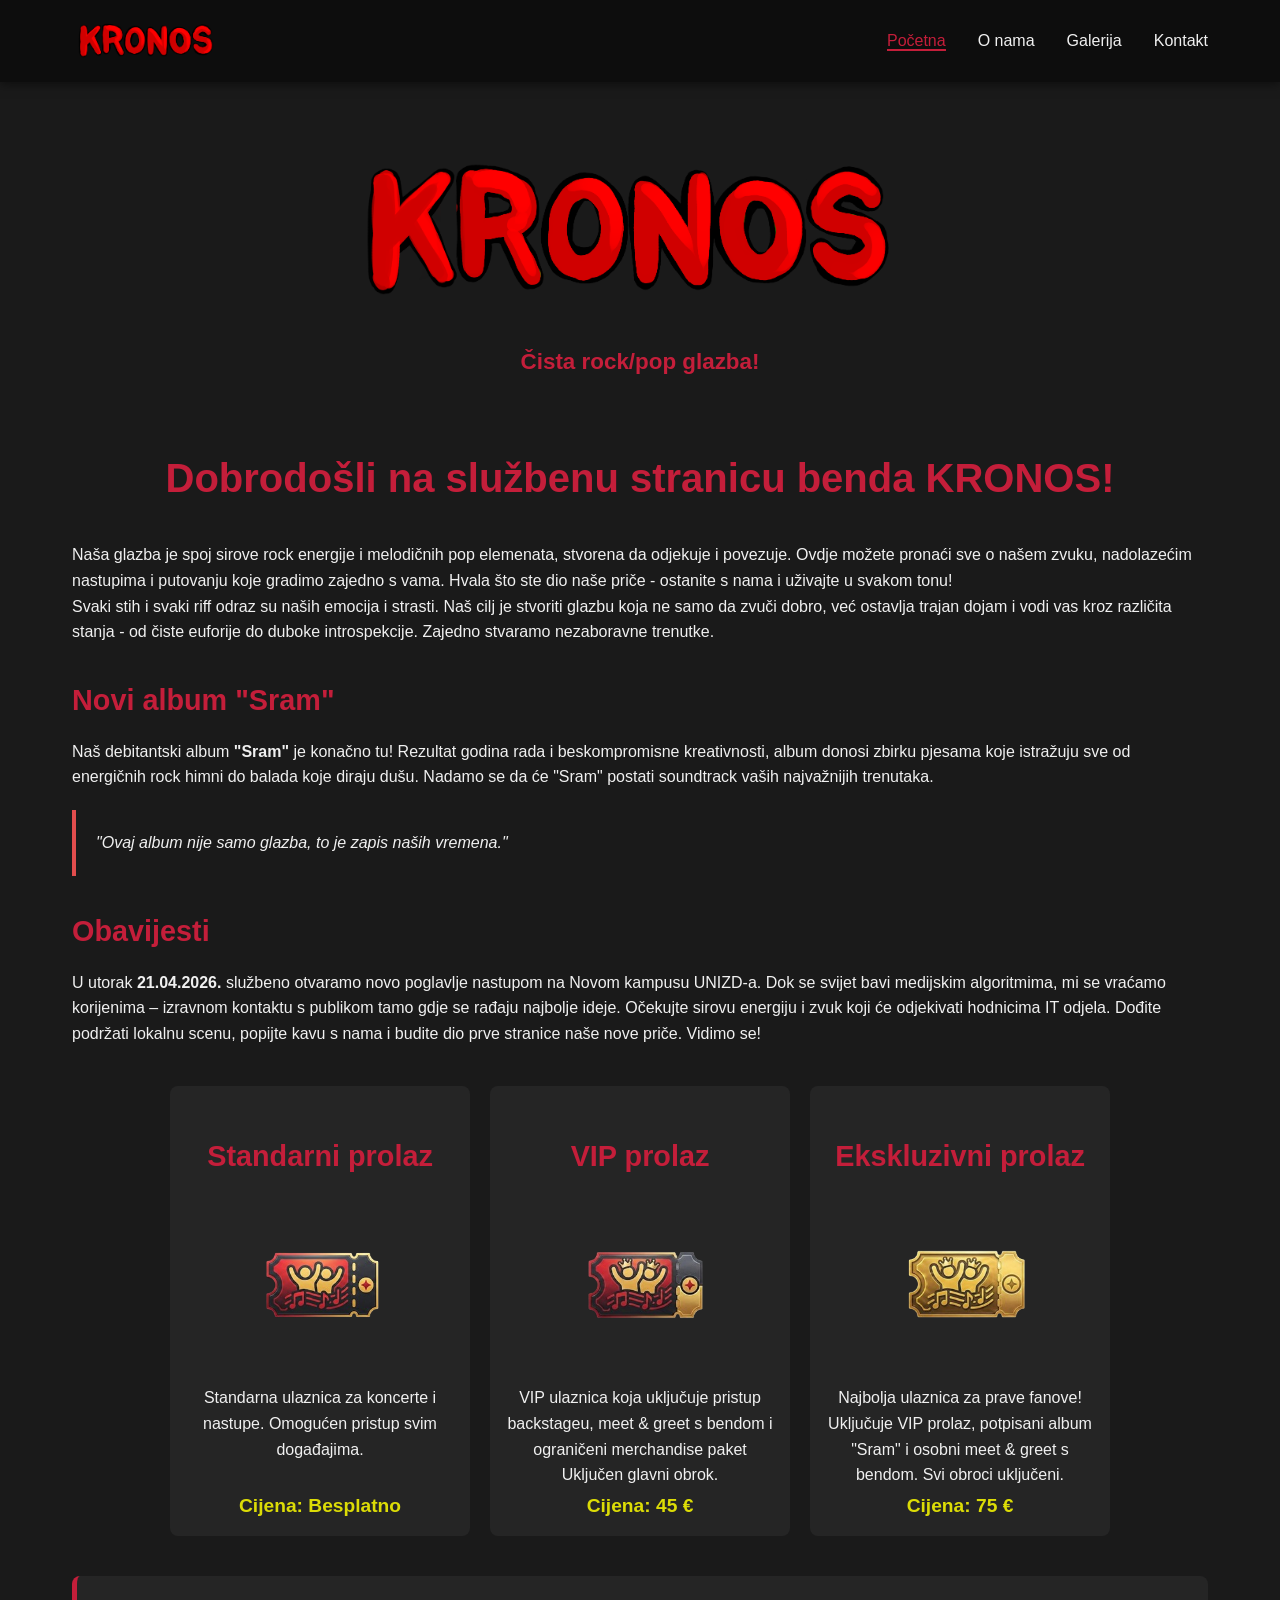
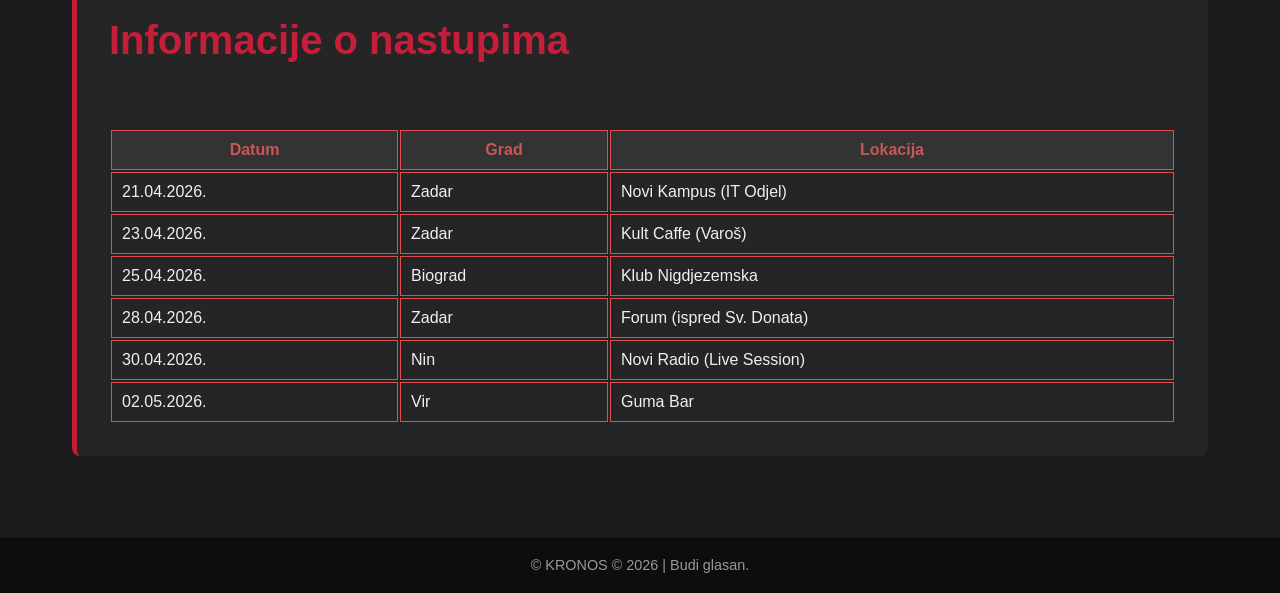
<file: index.html>
<html lang="hr">
<head>
    <meta charset="UTF-8">
    <meta name="viewport" content="width=device-width, initial-scale=1.0">
    <meta name="description" content="Službena stranica benda KRONOS - rock zvuk iz Zadra.">
    
    <!-- dodatni metapodaci za bolje nalaženje u pretraživačima -->
    <meta name="keywords" content="KRONOS, rock, Zadar, glazba, koncerti">

    <title>Početna - KRONOS</title>
    <link rel="stylesheet" href="css/style.css">
    <link rel="icon" type="image/png" href="img/KRONOS.png">
</head>

<body>
    <a href="#main-content" class="skip-link">Preskoči na sadržaj</a>

    <a href="#karte" class="skip-link">Skoči na ulaznice</a>

    <header>
        <nav>
            <a href="index.html" class="logo"><img src="img/KRONOS.png" alt="Logotip KRONOS-a"></a>
            
            <input type="checkbox" id="menu-toggle" class="menu-toggle">
            <label for="menu-toggle" class="hamburger">&#9776;</label>
            
            <!-- lakše je napraviti unordered listu nego linkove jedan pored drugog, googel a i meni je lakse citat kod-->
            <ul class="nav-links">
                <li><a href="index.html" class="active">Početna</a></li>
                <li><a href="about.html">O nama</a></li>
                <li><a href="gallery.html">Galerija</a></li>
                <li><a href="contact.html">Kontakt</a></li>
            </ul>
        </nav>
    </header>

    <main id="main-content">
        
        <section class="logo-section">
                <img src="img/KRONOS.png" alt="Logo benda KRONOS" width="600px" >
                <h3>Čista rock/pop glazba!</h3>
        </section>

        <section>
            <h1>Dobrodošli na službenu stranicu benda KRONOS!</h1>
            <div>
                <p>Naša glazba je spoj sirove rock energije i melodičnih pop elemenata, stvorena da odjekuje i povezuje. Ovdje možete pronaći sve o našem zvuku, nadolazećim nastupima i putovanju koje gradimo zajedno s vama. Hvala što ste dio naše priče - ostanite s nama i uživajte u svakom tonu!</p>
            </div>

            <div>
                <p>Svaki stih i svaki riff odraz su naših emocija i strasti. Naš cilj je stvoriti glazbu koja ne samo da zvuči dobro, već ostavlja trajan dojam i vodi vas kroz različita stanja - od čiste euforije do duboke introspekcije. Zajedno stvaramo nezaboravne trenutke.</p>
            </div>
        </section>

        <section>
            <h2>Novi album "Sram"</h2>
            <p>Naš debitantski album <strong>"Sram"</strong> je konačno tu! Rezultat godina rada i beskompromisne kreativnosti, album donosi zbirku pjesama koje istražuju sve od energičnih rock himni do balada koje diraju dušu. Nadamo se da će "Sram" postati soundtrack vaših najvažnijih trenutaka.</p>
        </section>

        <section class="about-album" style="padding: 20px; border-left: 4px solid #e24d4d; margin: 20px 0; font-style: italic;">
            <p>"Ovaj album nije samo glazba, to je zapis naših vremena."</p>
        </section>

        <section>
            <h2>Obavijesti</h2>
            <p>U utorak <strong>21.04.2026.</strong> službeno otvaramo novo poglavlje nastupom na Novom kampusu UNIZD-a. Dok se svijet bavi medijskim algoritmima, mi se vraćamo korijenima – izravnom kontaktu s publikom tamo gdje se rađaju najbolje ideje. Očekujte sirovu energiju i zvuk koji će odjekivati hodnicima IT odjela. Dođite podržati lokalnu scenu, popijte kavu s nama i budite dio prve stranice naše nove priče. Vidimo se!</p>
        </section>

        <section class="ticket-section" id="karte">

            <div class="ticket-card">
                <h2>Standarni prolaz</h2>
                <img src="img/Standarni-prolaz-logo.png" alt="Ikona standardne ulaznice" width="100px">
                <p>Standarna ulaznica za koncerte i nastupe. Omogućen pristup svim događajima.</p>
                <p class="ticket-price">Cijena: Besplatno</p>
            </div>

            <div class="ticket-card">
                <h2>VIP prolaz</h2>
                <img src="img/VIP-prolaz-logo.png" alt="Ikona VIP ulaznice" width="100px">
                <p>VIP ulaznica koja uključuje pristup backstageu, meet & greet s bendom i ograničeni merchandise paket Uključen glavni obrok.</p>
                <p class="ticket-price">Cijena: 45 €</p>
            </div>

            <div class="ticket-card">
                <h2>Ekskluzivni prolaz</h2>
                <img src="img/Exclusive-prolaz-logo.png" alt="Ikona ekskluzivne ulaznice" width="100px">
                <p>Najbolja ulaznica za prave fanove! Uključuje VIP prolaz, potpisani album "Sram" i osobni meet & greet s bendom. Svi obroci uključeni.</p>
                <p class="ticket-price">Cijena: 75 €</p>
            </div>
            
        </section>


        <section class="hero">
            <h1>Informacije o nastupima</h1>

            <table>
                <tr style="background-color: #333; color: #c65858;">
                    <th style="border: 1px solid #e24d4d; padding: 10px;">Datum</th>
                    <th style="border: 1px solid #e24d4d; padding: 10px;">Grad</th>
                    <th style="border: 1px solid #e24d4d; padding: 10px;">Lokacija</th>
                </tr>
                
                <tr>
                    <td style="border: 1px solid #e24d4d; padding: 10px;">21.04.2026.</td>
                    <td style="border: 1px solid #e24d4d; padding: 10px;">Zadar</td>
                    <td style="border: 1px solid #e24d4d; padding: 10px;">Novi Kampus (IT Odjel)</td>
                </tr>

                <tr>
                    <td style="border: 1px solid #e24d4d; padding: 10px;">23.04.2026.</td>
                    <td style="border: 1px solid #e24d4d; padding: 10px;">Zadar</td>
                    <td style="border: 1px solid #e24d4d; padding: 10px;">Kult Caffe (Varoš)</td>
                </tr>

                <tr>
                    <td style="border: 1px solid #e24d4d; padding: 10px;">25.04.2026.</td>
                    <td style="border: 1px solid #e24d4d; padding: 10px;">Biograd</td>
                    <td style="border: 1px solid #e24d4d; padding: 10px;">Klub Nigdjezemska</td>
                </tr>

                <tr>
                    <td style="border: 1px solid #e24d4d; padding: 10px;">28.04.2026.</td>
                    <td style="border: 1px solid #e24d4d; padding: 10px;">Zadar</td>
                    <td style="border: 1px solid #e24d4d; padding: 10px;">Forum (ispred Sv. Donata)</td>
                </tr>

                <tr>
                    <td style="border: 1px solid #e24d4d; padding: 10px;">30.04.2026.</td>
                    <td style="border: 1px solid #e24d4d; padding: 10px;">Nin</td>
                    <td style="border: 1px solid #e24d4d; padding: 10px;">Novi Radio (Live Session)</td>
                </tr>

                <tr>
                    <td style="border: 1px solid #e24d4d; padding: 10px;">02.05.2026.</td>
                    <td style="border: 1px solid #e24d4d; padding: 10px;">Vir</td>
                    <td style="border: 1px solid #e24d4d; padding: 10px;">Guma Bar</td>
                </tr>
            </table>

        </section>

    </main>

</body>


<footer>
        <p>&copy; KRONOS © 2026 | Budi glasan.</p>

</html>
</file>
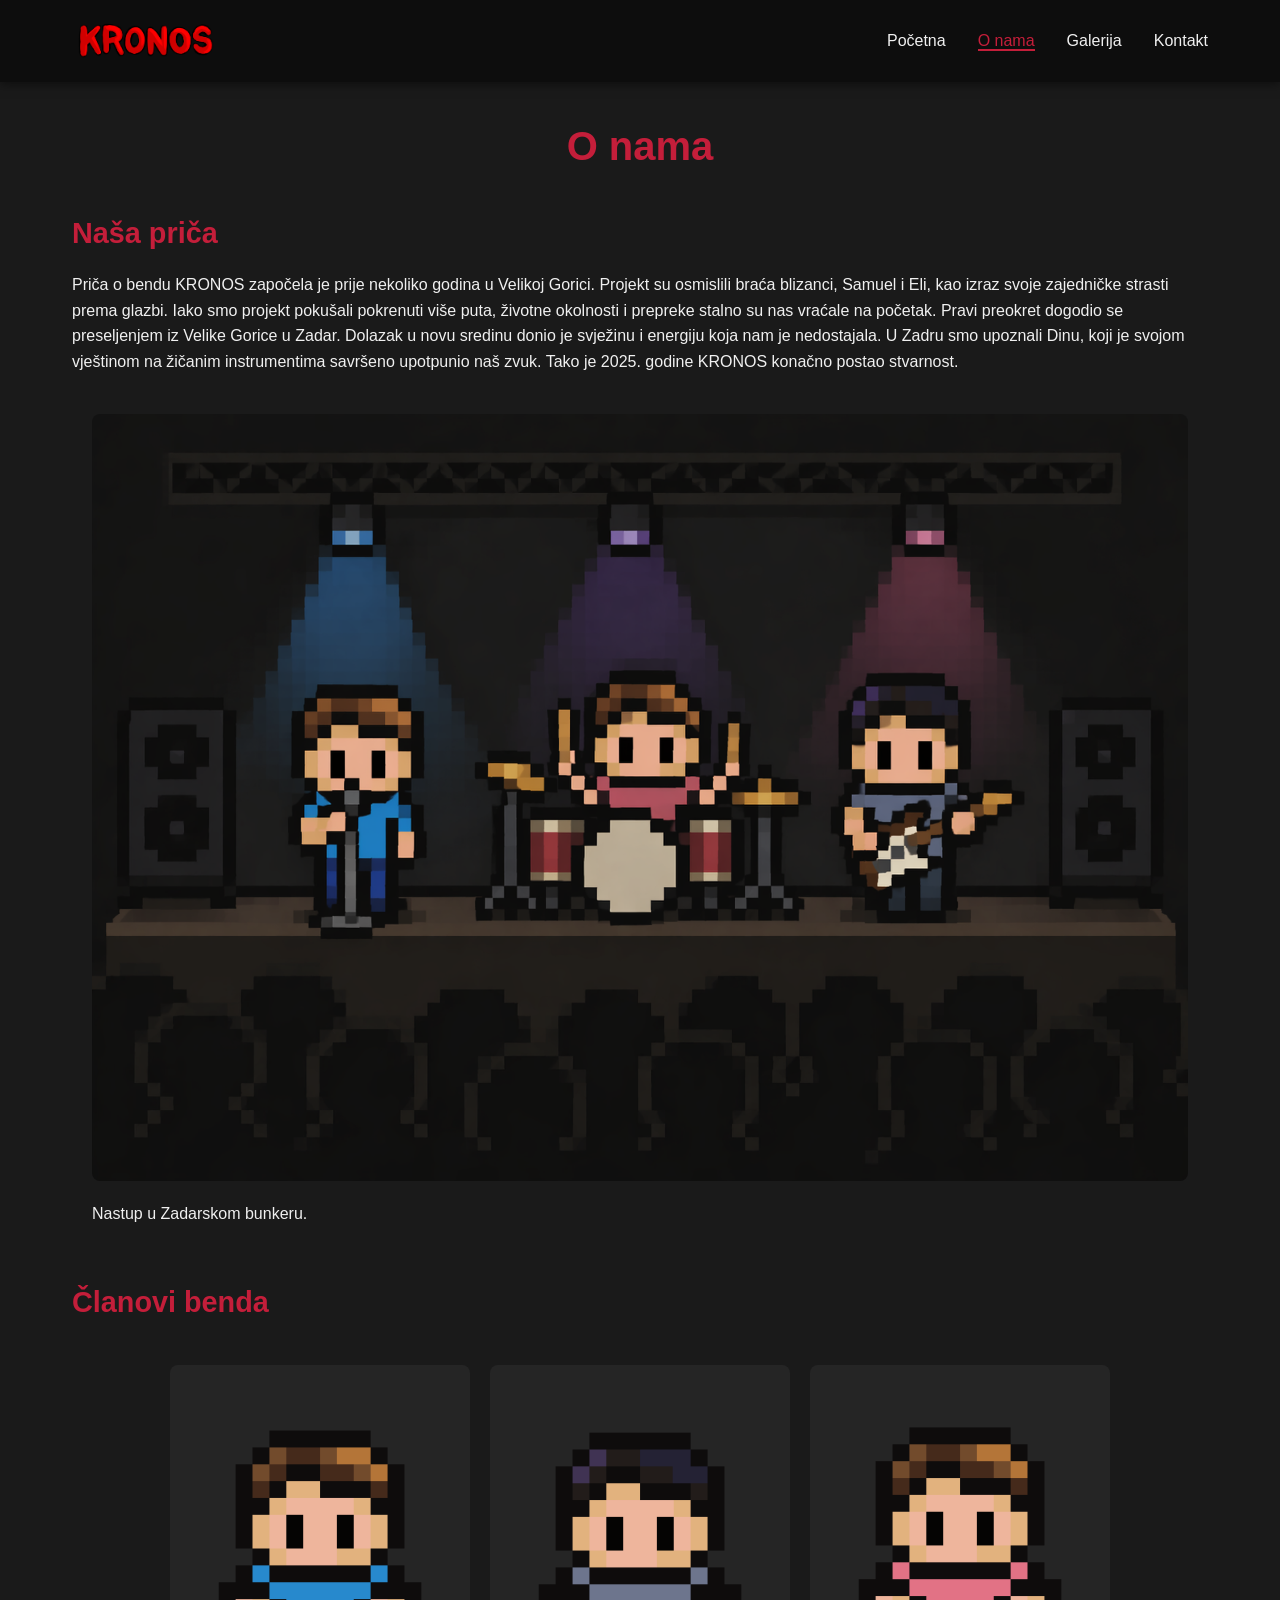
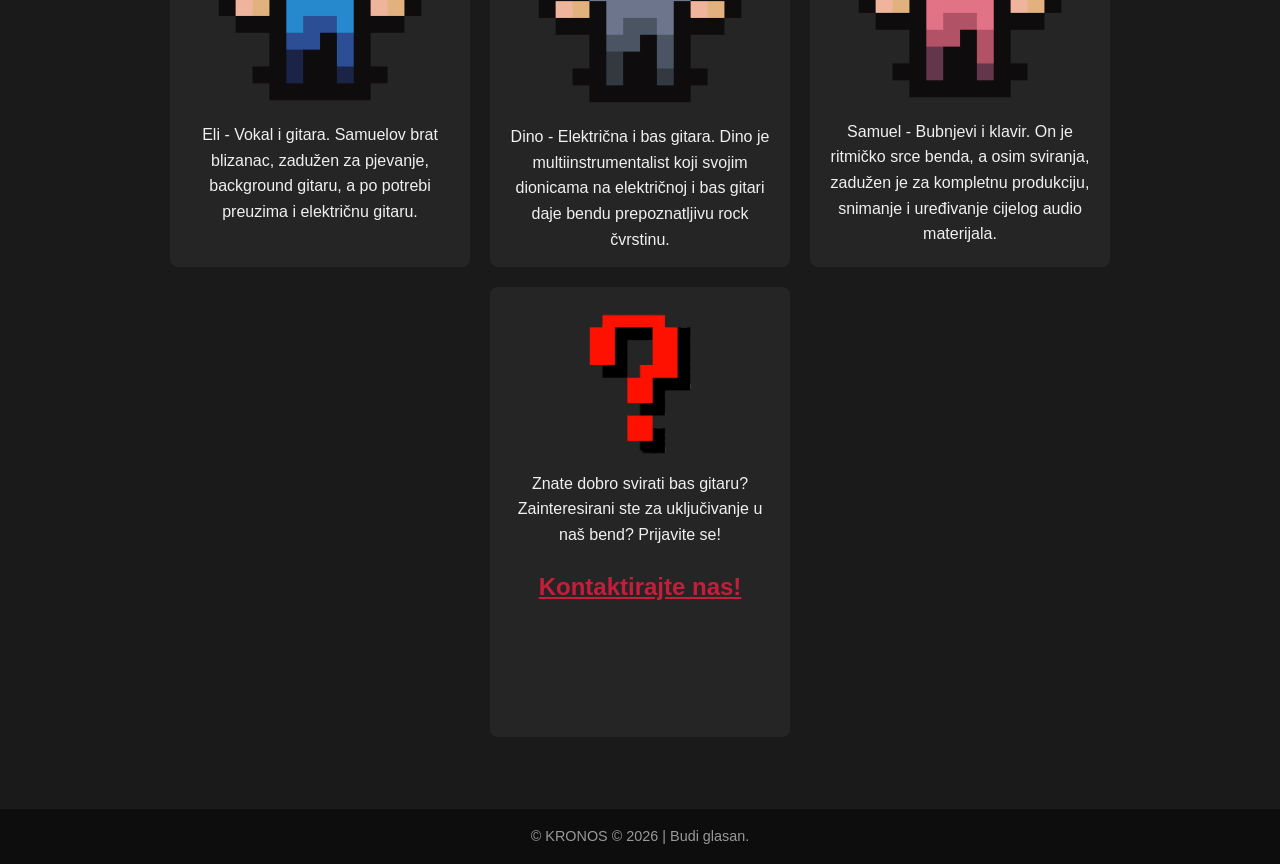
<file: about.html>
<html lang="hr">
<head>
    <meta charset="UTF-8">
    <meta name="viewport" content="width=device-width, initial-scale=1.0">
    <meta name="description" content="Upoznajte članove našeg benda.">
    <title>O nama - KRONOS</title>
    <link rel="stylesheet" href="css/style.css">
    <link rel="icon" type="image/png" href="img/KRONOS.png">
</head>
<body>
    <a href="#glavni-sadrzaj" class="skip-link">Preskoči na sadržaj</a> <header>
        <nav>
            <a href="index.html" class="logo"><img src="img/KRONOS.png" alt="Logotip KRONOS-a"></a>
            <input type="checkbox" id="menu-toggle" class="menu-toggle">
            <label for="menu-toggle" class="hamburger">&#9776;</label>
            <ul class="nav-links">
                <li><a href="index.html">Početna</a></li>
                <li><a href="about.html" class="active">O nama</a></li>
                <li><a href="gallery.html">Galerija</a></li>
                <li><a href="contact.html">Kontakt</a></li>
            </ul>
        </nav>
    </header>

    <main id="glavni-sadrzaj">
        <h1>O nama</h1> <section class="biografija">
            <h2>Naša priča</h2>
            <p>
            Priča o bendu KRONOS započela je prije nekoliko godina u Velikoj Gorici. Projekt su osmislili braća blizanci, Samuel i Eli, kao izraz svoje zajedničke strasti prema glazbi. Iako smo projekt pokušali pokrenuti više puta, životne okolnosti i prepreke stalno su nas vraćale na početak.
            Pravi preokret dogodio se preseljenjem iz Velike Gorice u Zadar. Dolazak u novu sredinu donio je svježinu i energiju koja nam je nedostajala. U Zadru smo upoznali Dinu, koji je svojom vještinom na žičanim instrumentima savršeno upotpunio naš zvuk. Tako je 2025. godine KRONOS konačno postao stvarnost.
            </p>
        </section>

        <section class="image-in-plan">
            <img src="img/Bend-na-stage.png" alt="Bend na pozornici u Zadarskom 'bunkeru'. ">
            <p>Nastup u Zadarskom bunkeru.</p>
        </section>


        <h2>Članovi benda</h2>

        <section class="ticket-section">

            <div class="ticket-card">
                <img src="img/Eli.png" alt="Slika člana" width="100px">
                <p>Eli - Vokal i gitara. Samuelov brat blizanac, zadužen za pjevanje, background gitaru, a po potrebi preuzima i električnu gitaru.</p>
            </div>

            <div class="ticket-card">
                <img src="img/Dino.png" alt="Slika člana" width="100px">
                <p>Dino - Električna i bas gitara. Dino je multiinstrumentalist koji svojim dionicama na električnoj i bas gitari daje bendu prepoznatljivu rock čvrstinu.</p>
            </div>

            <div class="ticket-card">
                <img src="img/Samuel.png" alt="Slika člana" width="100px">
                <p>Samuel - Bubnjevi i klavir. On je ritmičko srce benda, a osim sviranja, zadužen je za kompletnu produkciju, snimanje i uređivanje cijelog audio materijala.</p>
            </div>

            <div class="ticket-card">
                <img src="img/Upitnik.png" alt="Slika člana" width="100px">
                <p>Znate dobro svirati bas gitaru? Zainteresirani ste za uključivanje u naš bend? Prijavite se!</p>
                <a style="margin-top: 20px; font-size: 1.5rem; color: var(--primary-color); font-weight: bold;" href="contact.html" class="contact-link">Kontaktirajte nas!</a>
            </div>

            </section>

    </main>

    
</body>

<footer>
        <p>&copy; KRONOS © 2026 | Budi glasan.</p>
    </footer>



</html>
</file>
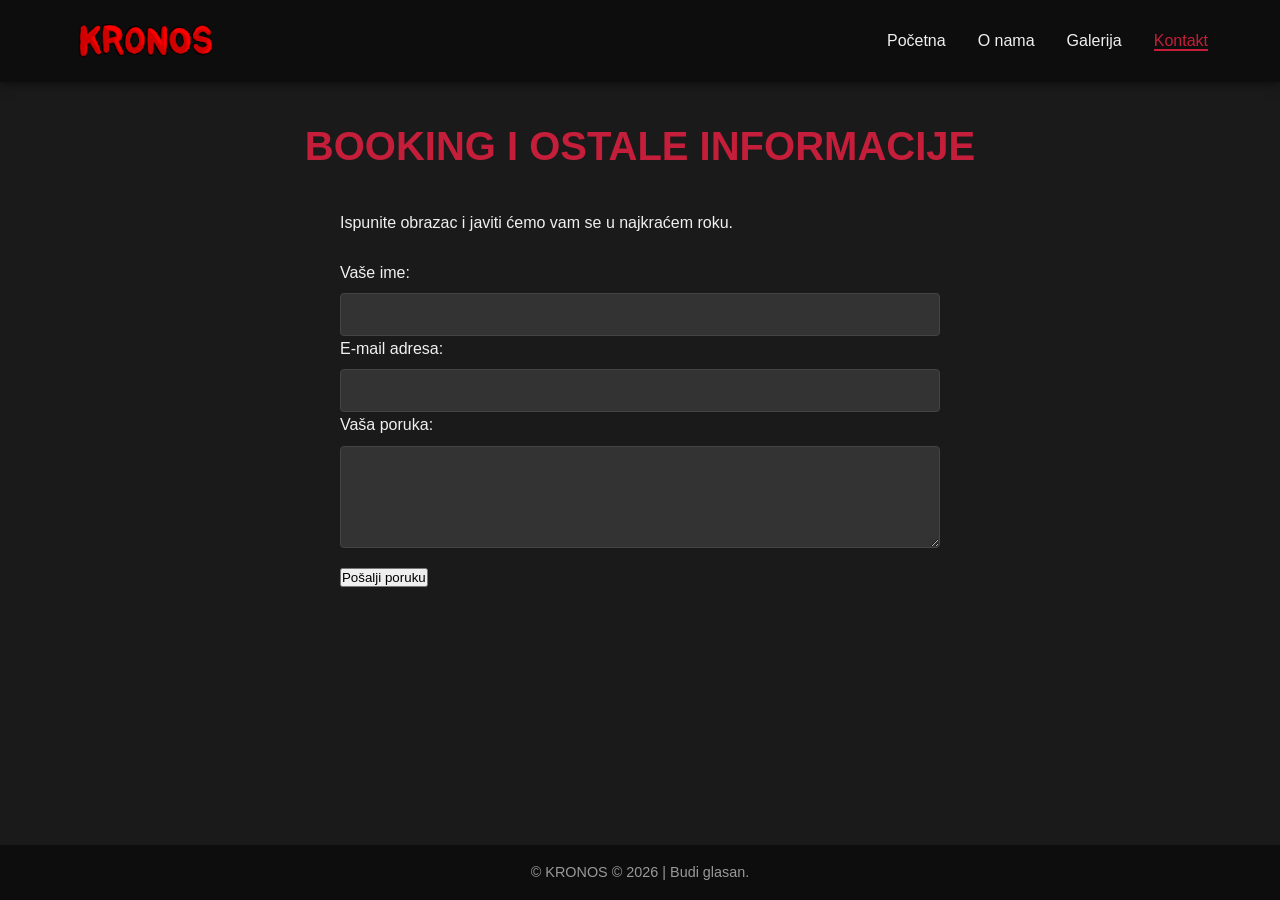
<file: contact.html>
<html lang="hr">
<head>
    <meta charset="UTF-8">
    <meta name="viewport" content="width=device-width, initial-scale=1.0">
    <meta name="description" content="Kontaktirajte nas za nastupe, intervjue ili suradnju.">
    <title>Kontakt - KRONOS</title>
    <link rel="stylesheet" href="css/style.css">
    <link rel="icon" type="image/png" href="img/KRONOS.png">
</head>
<body>
    <a href="#glavni-sadrzaj" class="skip-link">Preskoči na sadržaj</a>

    <header>
        <nav>
            <a href="index.html" class="logo"><img src="img/KRONOS.png" alt="Logotip KRONOS-a"></a>
            <input type="checkbox" id="menu-toggle" class="menu-toggle">
            <label for="menu-toggle" class="hamburger">&#9776;</label>
            <ul class="nav-links">
                <li><a href="index.html">Početna</a></li>
                <li><a href="about.html">O nama</a></li>
                <li><a href="gallery.html">Galerija</a></li>
                <li><a href="contact.html" class="active">Kontakt</a></li>
            </ul>
        </nav>
    </header>

    <main id="glavni-sadrzaj">
        <h1>BOOKING I OSTALE INFORMACIJE</h1>
        <section class="contact-form">
            <p>Ispunite obrazac i javiti ćemo vam se u najkraćem roku.</p>
            <form action="#">
                <div class="form-group">
                    <label for="ime">Vaše ime:</label> <input type="text" id="ime" name="ime" required> </div>
                
                <div class="form-group">
                    <label for="email">E-mail adresa:</label>
                    <input type="email" id="email" name="email" required> </div>

                <div class="form-group">
                    <label for="poruka">Vaša poruka:</label>
                    <textarea id="poruka" name="poruka" rows="5" required></textarea>
                </div>

                <div style="margin-top: 20px;">
                    <button type="submit">Pošalji poruku</button> </form>
                </div>
        </section>
    </main>

   
</body>

<footer>
        <p>&copy; KRONOS © 2026 | Budi glasan.</p>
    </footer>


</html>
</file>
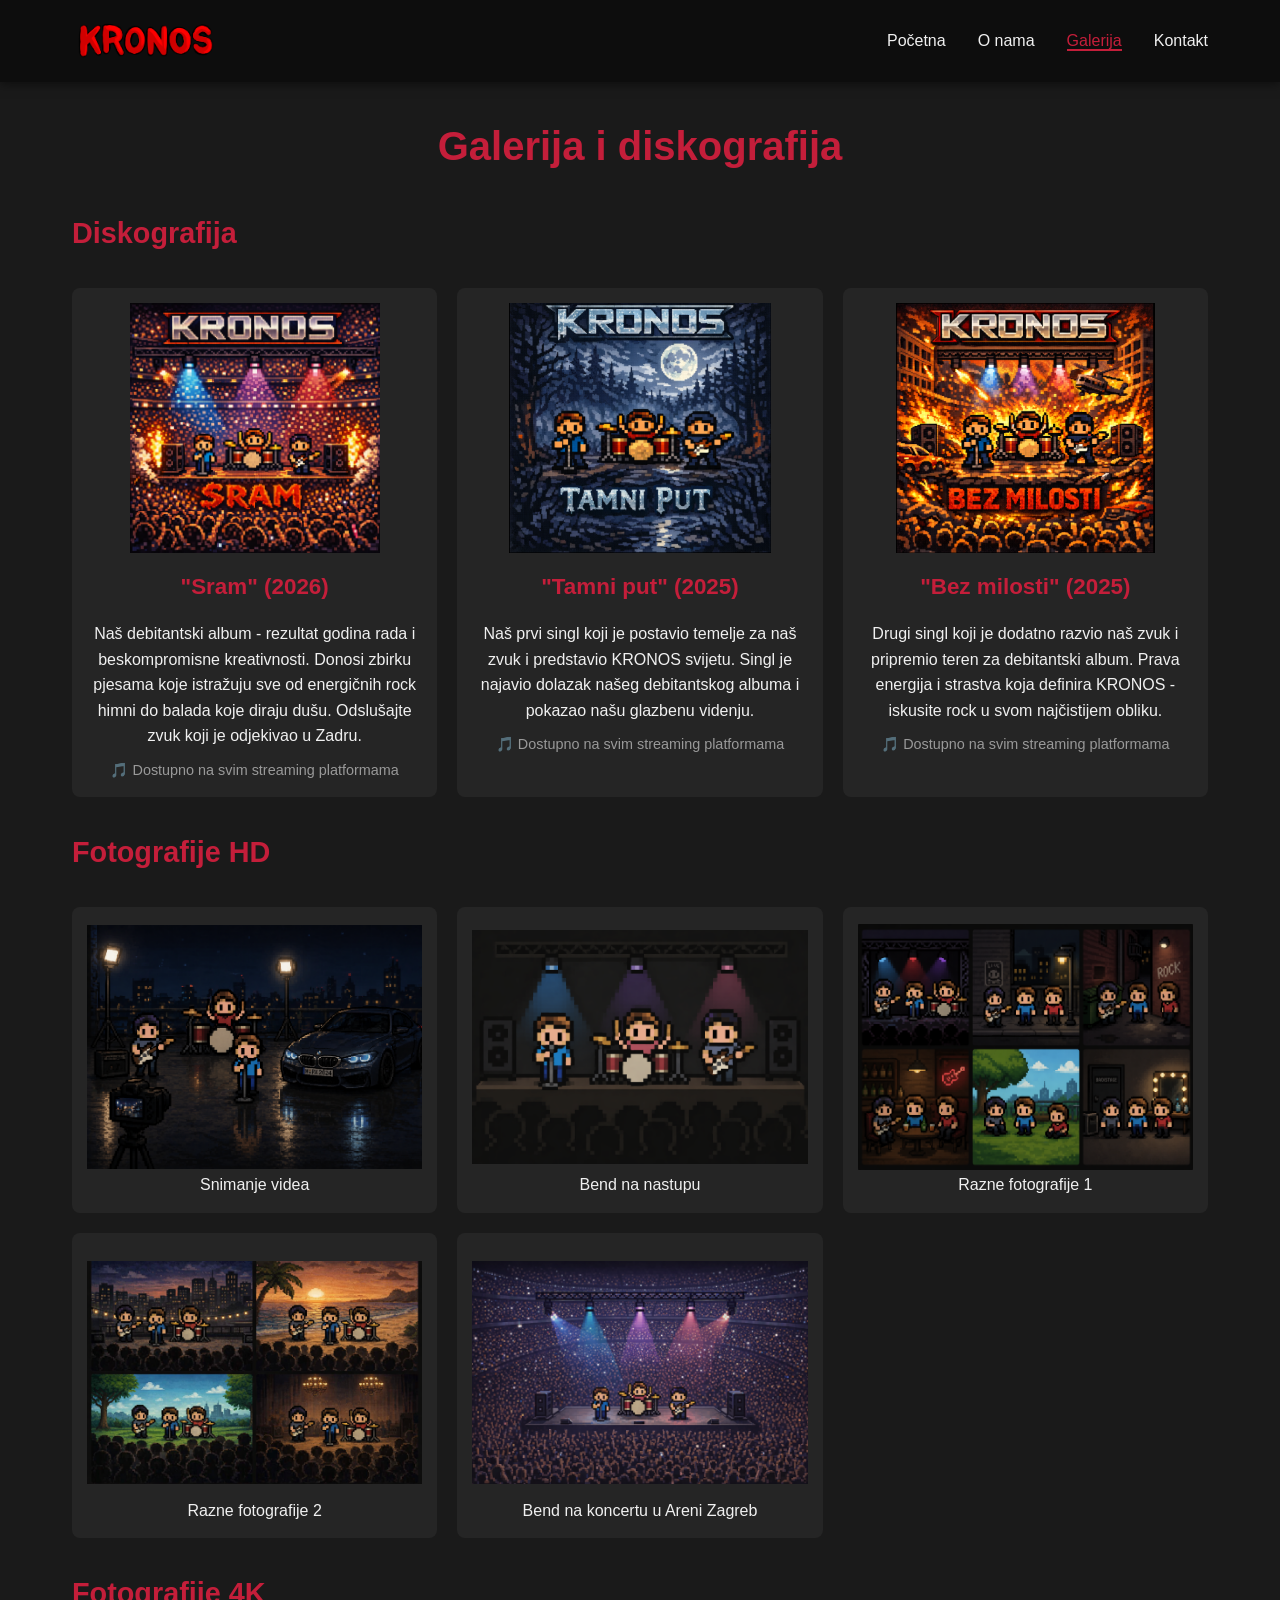
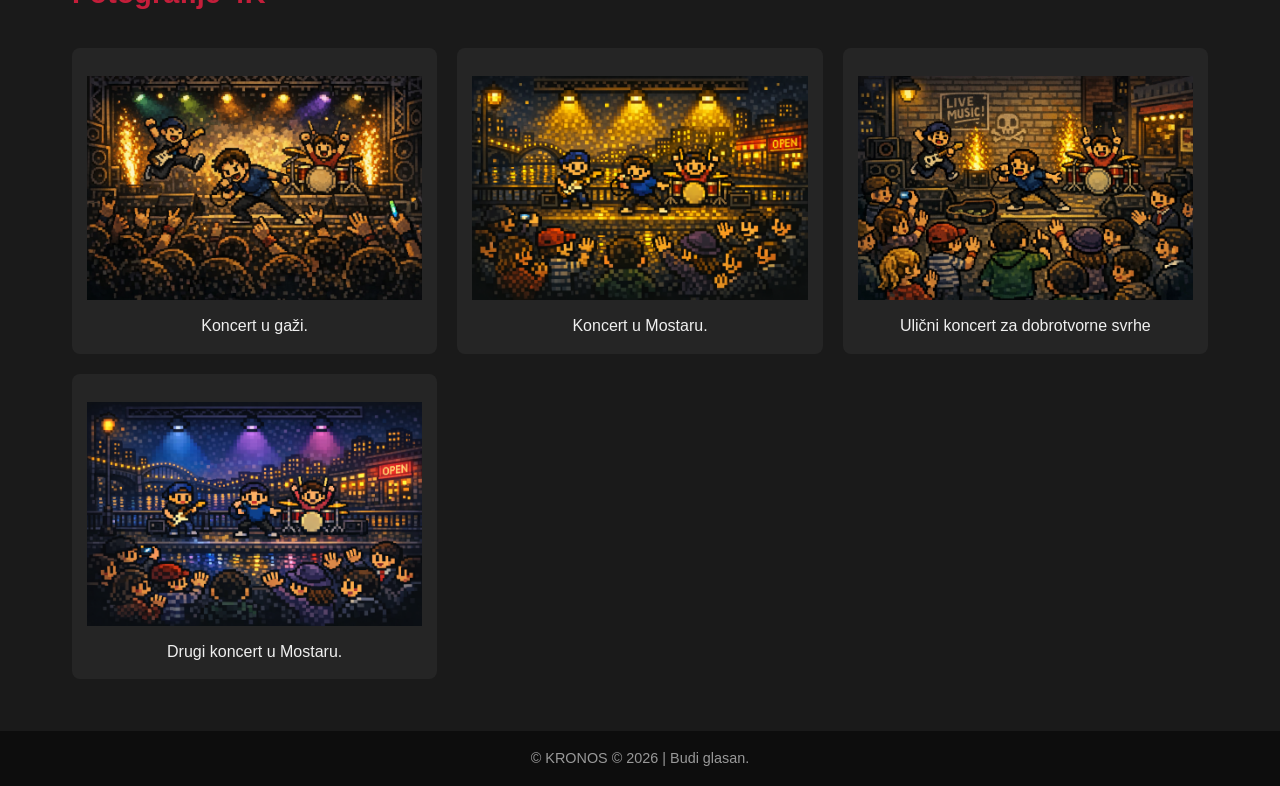
<file: gallery.html>
<html lang="hr">
<head>
    <meta charset="UTF-8">
    <meta name="viewport" content="width=device-width, initial-scale=1.0">
    <meta name="description" content="Pogledajte fotografije s nastupa i diskografiju benda KRONOS.">
    <title>Galerija - KRONOS</title>
    <link rel="stylesheet" href="css/style.css">
    <link rel="icon" type="image/png" href="img/KRONOS.png">
</head>
<body>
    <a href="#main-content" class="skip-link">Preskoči na sadržaj</a>

    <header>
        <nav>
            <a href="index.html" class="logo"><img src="img/KRONOS.png" alt="Logotip KRONOS-a"></a>
            <input type="checkbox" id="menu-toggle" class="menu-toggle">
            <label for="menu-toggle" class="hamburger">&#9776;</label>
            <ul class="nav-links">
                <li><a href="index.html">Početna</a></li>
                <li><a href="about.html">O nama</a></li>
                <li><a href="gallery.html" class="active">Galerija</a></li> 
                <li><a href="contact.html">Kontakt</a></li>
            </ul>
        </nav>
    </header>

    <main id="main-content">
        <h1>Galerija i diskografija</h1>

        <h2>Diskografija</h2>

        <section class="gallery-grid">

            <div class="photo-card">
                <img src="img/SRAM.png" alt="Naslovnica albuma 'Sram' benda KRONOS">
                <h3><strong>"Sram"</strong> (2026)</h3>
                <p>Naš debitantski album - rezultat godina rada i beskompromisne kreativnosti. Donosi zbirku pjesama koje istražuju sve od energičnih rock himni do balada koje diraju dušu. Odslušajte zvuk koji je odjekivao u Zadru.</p>
                <p style="font-size: 0.9em; color: var(--text-gray); margin-top: 10px;">🎵 Dostupno na svim streaming platformama</p>
            </div>

            <div class="photo-card">
                <img src="img/TAMNI-PUT.png" alt="Naslovnica singla 'Tamni put' benda KRONOS">
                <h3><strong>"Tamni put"</strong> (2025)</h3>
                <p>Naš prvi singl koji je postavio temelje za naš zvuk i predstavio KRONOS svijetu. Singl je najavio dolazak našeg debitantskog albuma i pokazao našu glazbenu videnju.</p>
                <p style="font-size: 0.9em; color: var(--text-gray); margin-top: 10px;">🎵 Dostupno na svim streaming platformama</p>
            </div>

            <div class="photo-card">
                <img src="img/BEZ-MILOSTI.png" alt="Naslovnica singla 'Bez milosti' benda KRONOS">
                <h3><strong>"Bez milosti"</strong> (2025)</h3>
                <p>Drugi singl koji je dodatno razvio naš zvuk i pripremio teren za debitantski album. Prava energija i strastva koja definira KRONOS - iskusite rock u svom najčistijem obliku.</p>
                <p style="font-size: 0.9em; color: var(--text-gray); margin-top: 10px;">🎵 Dostupno na svim streaming platformama</p>
            </div>

        </section>

        <h2>Fotografije HD</h2>

        <section class="gallery-grid">

            <div class="photo-card">
                <img src="img/Bend-snimanje.png" alt="Bend snima glazbeni video.">
                <p>Snimanje videa</p>
            </div>
            
            <div class="photo-card">
                <img src="img/Bend-na-stage.png" alt="Bend nastupa uživo na sceni">
                <p>Bend na nastupu</p>
            </div>

            <div class="photo-card">
                <img src="img/Bend-razne-lokacije.png" alt="Bend na različitim lokacijama 1">
                <p>Razne fotografije 1</p>
            </div>

            <div class="photo-card">
                <img src="img/Bend-razne-lokacije2.png" alt="Bend na različitim lokacijama 2">
                <p>Razne fotografije 2</p>
            </div>

            <div class="photo-card">
                <img src="img/Bend-koncert-arena.png" alt="Bend na koncertu u Areni Zagreb">
                <p>Bend na koncertu u Areni Zagreb</p>
            </div>

        </section>

        <h2>Fotografije 4K</h2>

        <section class="gallery-grid">


            <div class="photo-card">
                <img src="img/Bend-koncert-HD.png" alt="Bend na različitim lokacijama 3">
                <p>Koncert u gaži.</p>
            </div>

            <div class="photo-card">
                <img src="img/Bend-koncert-most-HD-1.png" alt="Bend na različitim lokacijama 4">
                <p>Koncert u Mostaru.</p>
            </div>
            
            <div class="photo-card">
                <img src="img/Bend-koncert-ulica-HD.png" alt="Bend na različitim lokacijama 5">
                <p>Ulični koncert za dobrotvorne svrhe</p>
            </div>

            <div class="photo-card">
                <img src="img/Bend-koncert-most-HD-2.png" alt="Bend na različitim lokacijama 6">
                <p>Drugi koncert u Mostaru.</p>
            </div>

        </section>

    </main>

    
</body>

<footer>
        <p>&copy; KRONOS © 2026 | Budi glasan.</p>
    </footer>


</html>
</file>
<file: css/style.css>
/* TOKENS */
:root {
    --primary-color: #c41e3a;
    --secondary: #e23350;
    --primary-hover: #ff2e4a;
    --wowfactor: #ffff00d6;
    --bg-dark: #1a1a1a;
    --bg-black: #0d0d0d;
    --bg-card: #252525;
    --text-light: #f0f0f0;
    --text-gray: #999;
    --transition: all 0.3s ease;
    --container-width: 1200px;
}

/* --------------------------------------------------------------------- BASE STYLES */
* {
    margin: 0;
    padding: 0;
    box-sizing: border-box;
}

body {
    display: flex;
    flex-direction: column;
    min-height: 100vh;
    background-color: var(--bg-dark);
    color: var(--text-light);
    font-family: 'Segoe UI', Arial, sans-serif;
    line-height: 1.6;
    align-items: center;
}

header, footer {
    width: 100%;
}

main {
    flex: 1;
}

section {
    margin-top: 20px;
    margin-bottom: 20px;
}

/* --------------------------------------------------------------------- Skip link (za korištenje TAB-om) */
.skip-link {
    position: absolute;
    top: -100px;
    left: 0;
    background: var(--primary-color);
    color: white;
    padding: 10px;
    z-index: 1000;
    text-decoration: none;
}

.skip-link:focus {
    top: 0; /* Pojavljuje se na vrhu ekrana kada se stisne tipka TAB */
}

/* --------------------------------------------------------------------- NAVIGATION */
header {
    background-color: var(--bg-black);
    position: sticky;
    top: 0;
    z-index: 100;
    box-shadow: 0 2px 10px rgba(0,0,0,0.5);
}

footer {
    background-color: var(--bg-black);
    text-align: center;
    padding: 1rem;
    color: var(--text-gray);
    font-size: 0.9rem;
}

/* korištenje flexboxa za lakši ravnomjerni raspored */

nav {
    display: flex;
    justify-content: space-between;
    align-items: center;
    padding: 1rem 2rem;
    max-width: var(--container-width);
    margin: 0 auto;
}

.logo {
    font-size: 1.8rem;
    font-weight: bold;
    color: var(--primary-color);
    text-decoration: none;
    transition: var(--transition);
    display: inline-block;
    margin-right: 2rem;
    white-space: nowrap;
}

.logo:hover {
    color: var(--primary-hover);
    transform: scale(1.05);
}

.logo img {
    height: 50px;
    width: auto;
    display: block;
}

.nav-links {
    display: flex;
    list-style: none; /* ugasio sam si bullete*/
    gap: 2rem;
}

.nav-links a { /* izlged linkova u navigaciji */
    color: var(--text-light);
    text-decoration: none;
    font-weight: 500;
    transition: var(--transition);
}

.nav-links a:hover, .nav-links a.active { /* stil kada prelazim misem i kad je aktivna*/
    color: var(--primary-color);
    border-bottom: 2px solid var(--primary-color);
}

/* --------------------------------------------------------------------- HAMBURGER */
.menu-toggle {
    display: none;
}
.hamburger {
    display: none;
    font-size: 1.5rem;
    cursor: pointer;
}

/* --------------------------------------------------------------------- MAIN CONTENT */
main {
    max-width: var(--container-width);
    margin: 0 auto;
    padding: 2rem;
}

h1 {
    color: var(--primary-color);
    font-size: 2.5rem;
    margin-bottom: 2rem;
    text-align: center;
}

h2 {
    color: var(--primary-color);
    font-size: 1.8rem;
    margin: 2rem 0 1rem;
}

h3 {
    color: var(--primary-color);
    font-size: 1.4rem;
    margin: 1rem 0;
}

/* --------------------------------------------------------------------- LOGO SECTION */
.logo-section {
    display: flex;
    flex-direction: column;
    align-items: center;
    justify-content: center;
    margin-bottom: 50px;
}

.logo-section img {
    display: block;
}

/* --------------------------------------------------------------------- IMAGE IN PLAN, SECTION */

.image-in-plan {
    display: flex;

    gap: 20px;
    flex-wrap: wrap;
    padding: 20px;
}

.image-in-plan p {
    font-size: 1rem;
    text-align: right;
}

.image-in-plan img {
    max-width: 100%;
    border-radius: 8px;
    box-shadow: (var(--primary-hover));
}

.image-in-plan img:hover{
    transform: translateY(-2px);
    box-shadow: 0 2px 8px rgba(0,0,0,0.5);
}

/* --------------------------------------------------------------------- HERO SEKCIJA */
.hero {
    background-color: var(--bg-card);
    border-left: 5px solid var(--primary-color);
    border-radius: 8px;
    padding: 2rem;
    display: flex;
    flex-direction: column;
    gap: 1.5rem;
    margin-bottom: 50px;
}

/*koristio sam 90 % AI za hero, ima previše tih opcija bratee......*/

.hero img {
    max-width: 80%;
    height: auto;
    border-radius: 8px;
    box-shadow: 0 4px 8px rgba(196, 30, 58, 0.3);
    align-items: center;
}

.hero p {
    font-size: 1.1rem;
    color: var(--text-light);
    text-align: center;
}

.hero h1{
    color: var(--primary-color);
    text-align: left;
    font-size: 2.5rem;
}

.hero h3 {
    color: var(--secondary);
    text-align: left;
    font-size: 1.4rem;
}

/* --------------------------------------------------------------------- CARDS */

.ticket-section {
    display: flex;
    justify-content: center;
    gap: 20px;
    flex-wrap: wrap;
    padding: 20px;
    align-items: stretch;
}

.ticket-section .ticket-card {
    background: var(--bg-card);
    padding: 15px;
    border-radius: 8px;
    text-align: center;
    transition: var(--transition);
    width: 300px;
    display: flex;
    flex-direction: column;
    min-height: 450px;
}

.ticket-section .ticket-card:hover {
    transform: translateY(-5px);
    box-shadow: 0 4px 10px rgba(0,0,0,0.5);
}

.ticket-section .ticket-price {
    color: var(--wowfactor);
    font-size: 1.2rem;
    font-weight: bold;
    margin-top: auto;
}

.ticket-section img {
    width: 100%;
    height: max-content;
    object-fit: cover;
    border-radius: 4px;
    margin-bottom: 5px;
}

/* Ako želimo fiksnu veličinu slika unutar karata na stranici, možemo koristiti sljedeći kod: */
#main-content .ticket-section img {
    width: 180px;
    height: 180px;
    object-fit: cover;
    margin: 0 auto 10px;
}


.ticket-section p {
    color: var(--text-light);
    font-size: 1rem;
    text-align: center;
}



/* --------------------------------------------------------------------- GRID FOR GALLERY */

.gallery-grid {
    display: grid;
    grid-template-columns: repeat(auto-fit, minmax(280px, 1fr)); /* Ova naredba dopušta da napravi stupaca koliko mi stane na stranicu*/
    gap: 20px;
    margin-top: 2rem;
}

.photo-card {
    background: var(--bg-card);
    padding: 15px;
    border-radius: 8px;
    text-align: center;
}

.photo-card img {
    width: 100%;
    height: 250px;
    object-fit: contain; /* Sprječava rastezanje slike */
    border-radius: 4px;
}

/* --------------------------------------------------------------------- FORMS */
.contact-form {
    max-width: 600px;
    margin: 0 auto; /*margine gura u sredinu*/
    display: flex;
    flex-direction: column;
    gap: 1.5rem;
}

.form-group {
    display: flex;
    flex-direction: column;
}

label {
    margin-bottom: 0.5rem;
}

input, textarea { /*mjesta uokolo polja da tekst nije do ruba*/
    padding: 0.8rem;
    background: #333;
    border: 1px solid #444;
    color: white;
    border-radius: 4px;
}

/* --------------------------------------------------------------------- RESPONSIVE DESIGN (Mobile 375px) */
@media (max-width: 768px) {
    .hamburger {display: block; }
    
    .nav-links {
        display: none;
        flex-direction: column;
        position: absolute;
        top: 100%;
        left: 0;
        width: 100%;
        background: var(--bg-black);
        padding: 2rem;
        text-align: center;
    }

    /*umjesto PHPa ili JS sam stavio checkbox kojeg aktiviram (pomoću zadanog flexa, umjesto none)*/
    .menu-toggle:checked ~ .nav-links { /*zmijica */
        display: flex;
    } 
}
</file>
